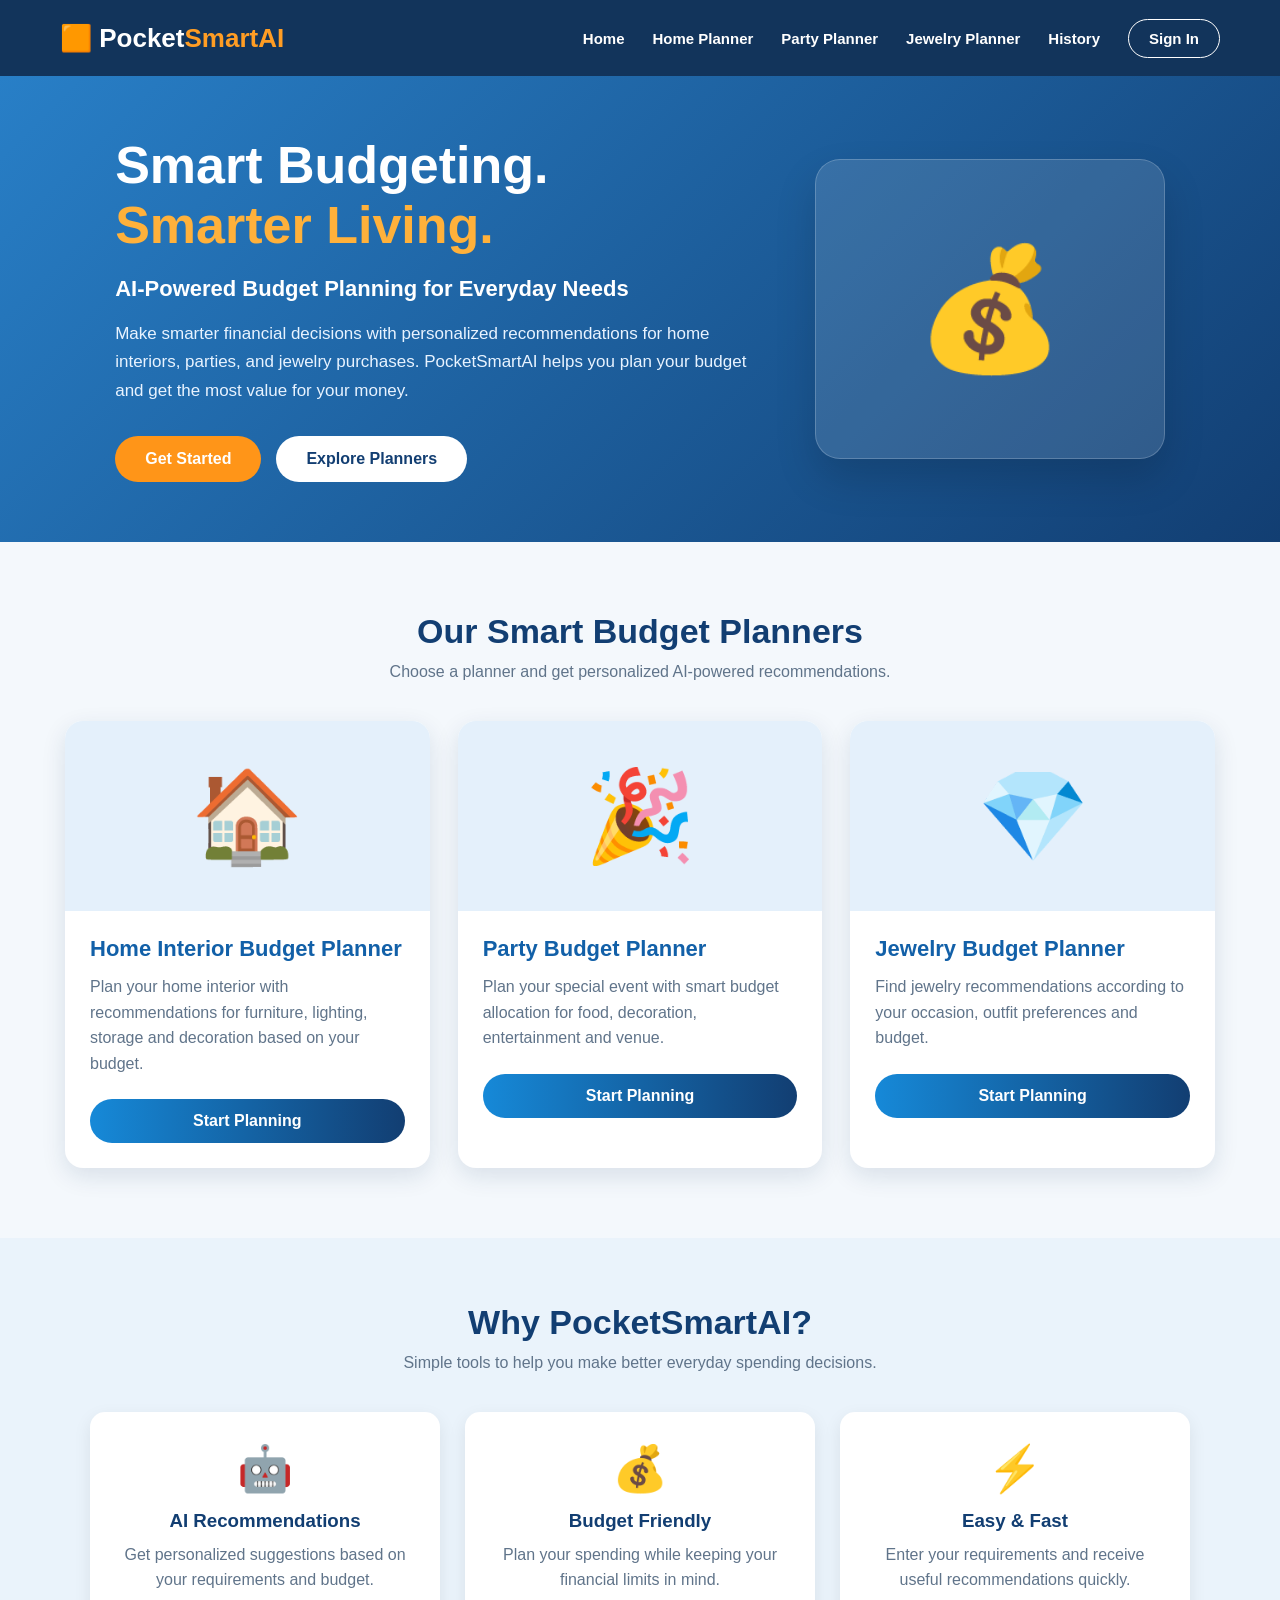
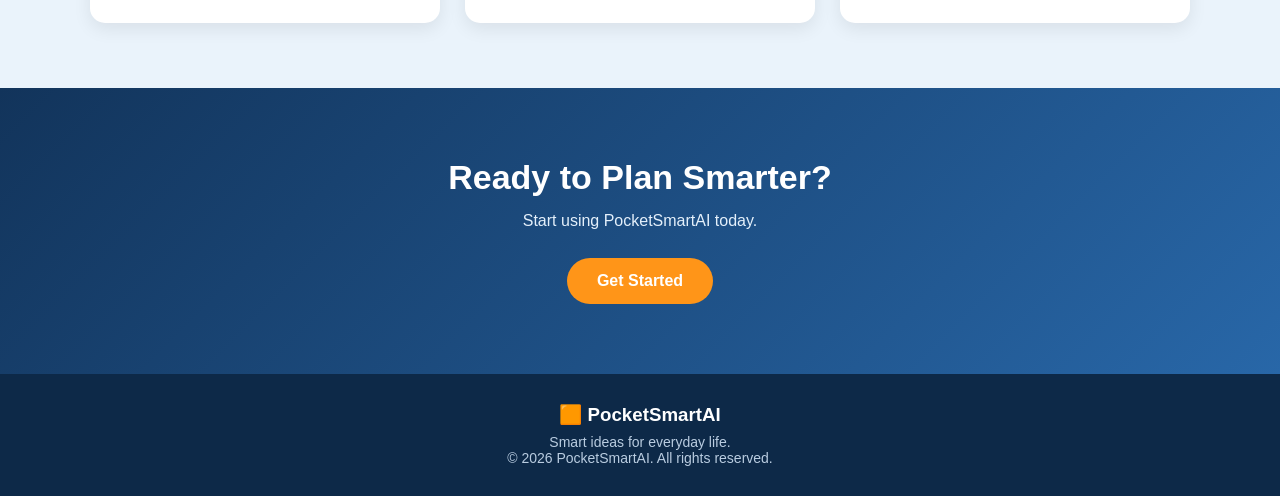
<file: PocketSmartAI/app/templates/index.html>
<!DOCTYPE html>
<html lang="en">
<head>
    <meta charset="UTF-8">
    <meta name="viewport" content="width=device-width, initial-scale=1.0">

    <title>PocketSmartAI</title>

    <style>
        * {
            margin: 0;
            padding: 0;
            box-sizing: border-box;
        }

        body {
            font-family: Arial, Helvetica, sans-serif;
            background: #f4f8fc;
            color: #17365d;
        }

        /* ================= NAVBAR ================= */

        nav {
            height: 76px;
            background: #12345b;

            display: flex;
            align-items: center;
            justify-content: space-between;

            padding: 0 60px;
        }

        .logo {
            color: white;
            font-size: 26px;
            font-weight: bold;
            text-decoration: none;
        }

        .logo span {
            color: #ff9d24;
        }

        .nav-links {
            display: flex;
            align-items: center;
            gap: 28px;
        }

        .nav-links a {
            color: white;
            text-decoration: none;
            font-size: 15px;
            font-weight: 600;
        }

        .nav-links a:hover {
            color: #ff9d24;
        }

        .signin {
            border: 1px solid white;
            padding: 10px 20px;
            border-radius: 22px;
        }

        .signin:hover {
            background: white;
            color: #12345b !important;
        }

        /* ================= HERO ================= */

        .hero {
            background: linear-gradient(
                135deg,
                #287fc7,
                #123e72
            );

            color: white;
            min-height: 430px;

            display: flex;
            align-items: center;
            justify-content: space-between;

            padding: 60px 9%;
            gap: 50px;
        }

        .hero-content {
            max-width: 650px;
        }

        .hero h1 {
            font-size: 52px;
            line-height: 1.15;
            margin-bottom: 20px;
        }

        .hero h1 span {
            color: #ffb13b;
        }

        .hero-subtitle {
            font-size: 22px;
            font-weight: 600;
            margin-bottom: 18px;
        }

        .hero-description {
            font-size: 17px;
            line-height: 1.7;
            color: #e8f3ff;
            margin-bottom: 30px;
        }

        .hero-buttons {
            display: flex;
            gap: 15px;
        }

        .primary-btn {
            display: inline-block;
            background: #ff9518;
            color: white;
            text-decoration: none;
            padding: 14px 30px;
            border-radius: 28px;
            font-weight: bold;
            font-size: 16px;
        }

        .primary-btn:hover {
            background: #e77e00;
        }

        .secondary-btn {
            display: inline-block;
            background: white;
            color: #123e72;
            text-decoration: none;
            padding: 14px 30px;
            border-radius: 28px;
            font-weight: bold;
            font-size: 16px;
        }

        .secondary-btn:hover {
            background: #e9f3ff;
        }

        .hero-visual {
            width: 360px;
            height: 300px;

            background: rgba(255,255,255,0.12);
            border: 1px solid rgba(255,255,255,0.2);

            border-radius: 25px;

            display: flex;
            align-items: center;
            justify-content: center;

            font-size: 120px;

            box-shadow: 0 20px 40px rgba(0,0,0,0.15);
        }

        /* ================= PLANNERS ================= */

        .planners {
            max-width: 1200px;
            margin: 70px auto;
            padding: 0 25px;
        }

        .section-heading {
            text-align: center;
            margin-bottom: 40px;
        }

        .section-heading h2 {
            font-size: 34px;
            color: #123e72;
            margin-bottom: 12px;
        }

        .section-heading p {
            color: #60748a;
            font-size: 16px;
        }

        .planner-grid {
            display: grid;
            grid-template-columns: repeat(3, 1fr);
            gap: 28px;
        }

        .planner-card {
            background: white;
            border-radius: 18px;
            overflow: hidden;

            box-shadow: 0 8px 25px rgba(18,52,91,0.12);

            transition: transform 0.2s ease,
                        box-shadow 0.2s ease;
        }

        .planner-card:hover {
            transform: translateY(-7px);
            box-shadow: 0 15px 35px rgba(18,52,91,0.18);
        }

        .planner-image {
            height: 190px;

            display: flex;
            align-items: center;
            justify-content: center;

            font-size: 90px;

            background: #e4f0fb;
        }

        .planner-content {
            padding: 25px;
        }

        .planner-content h3 {
            font-size: 22px;
            color: #1260a8;
            margin-bottom: 12px;
        }

        .planner-content p {
            color: #60748a;
            line-height: 1.6;
            min-height: 78px;
        }

        .card-btn {
            display: block;
            text-align: center;

            margin-top: 22px;

            padding: 13px;

            background: linear-gradient(
                90deg,
                #1689d8,
                #123e72
            );

            color: white;
            text-decoration: none;

            border-radius: 25px;

            font-weight: bold;
        }

        .card-btn:hover {
            background: #ff9518;
        }

        /* ================= FEATURES ================= */

        .features {
            background: #eaf3fb;
            padding: 65px 25px;
        }

        .feature-grid {
            max-width: 1100px;
            margin: auto;

            display: grid;
            grid-template-columns: repeat(3, 1fr);
            gap: 25px;
        }

        .feature-box {
            background: white;
            padding: 30px;
            text-align: center;
            border-radius: 15px;

            box-shadow: 0 6px 18px rgba(0,0,0,0.08);
        }

        .feature-icon {
            font-size: 45px;
            margin-bottom: 15px;
        }

        .feature-box h3 {
            color: #123e72;
            margin-bottom: 10px;
        }

        .feature-box p {
            color: #60748a;
            line-height: 1.6;
        }

        /* ================= CTA ================= */

        .cta {
            background: linear-gradient(
                135deg,
                #12345b,
                #2867a8
            );

            color: white;
            text-align: center;

            padding: 70px 25px;
        }

        .cta h2 {
            font-size: 34px;
            margin-bottom: 15px;
        }

        .cta p {
            margin-bottom: 28px;
            color: #e4f0fb;
        }

        /* ================= FOOTER ================= */

        footer {
            background: #0d2948;
            color: white;

            text-align: center;

            padding: 30px 20px;
        }

        footer h3 {
            margin-bottom: 8px;
        }

        footer p {
            color: #b9cce0;
            font-size: 14px;
        }

        /* ================= MOBILE ================= */

        @media (max-width: 900px) {

            nav {
                padding: 15px 25px;
                height: auto;
                flex-direction: column;
                gap: 18px;
            }

            .nav-links {
                flex-wrap: wrap;
                justify-content: center;
                gap: 15px;
            }

            .hero {
                flex-direction: column;
                text-align: center;
                padding: 50px 25px;
            }

            .hero h1 {
                font-size: 40px;
            }

            .hero-buttons {
                justify-content: center;
                flex-wrap: wrap;
            }

            .hero-visual {
                width: 280px;
                height: 230px;
                font-size: 90px;
            }

            .planner-grid {
                grid-template-columns: 1fr;
            }

            .feature-grid {
                grid-template-columns: 1fr;
            }
        }
    </style>
</head>

<body>

<!-- ================= NAVBAR ================= -->

<nav>

    <a href="/" class="logo">
        🟧 Pocket<span>SmartAI</span>
    </a>

    <div class="nav-links">

        <a href="/">Home</a>

        <a href="/interior">
            Home Planner
        </a>

        <a href="/party">
            Party Planner
        </a>

        <a href="/jewelry">
            Jewelry Planner
        </a>

        <a href="/history">
            History
        </a>

        <a href="/login" class="signin">
            Sign In
        </a>

    </div>

</nav>


<!-- ================= HERO ================= -->

<section class="hero">

    <div class="hero-content">

        <h1>
            Smart Budgeting.<br>
            <span>Smarter Living.</span>
        </h1>

        <div class="hero-subtitle">
            AI-Powered Budget Planning for Everyday Needs
        </div>

        <p class="hero-description">
            Make smarter financial decisions with personalized
            recommendations for home interiors, parties,
            and jewelry purchases.
            PocketSmartAI helps you plan your budget
            and get the most value for your money.
        </p>

        <div class="hero-buttons">

            <a href="/login" class="primary-btn">
                Get Started
            </a>

            <a href="#planners" class="secondary-btn">
                Explore Planners
            </a>

        </div>

    </div>


    <div class="hero-visual">
        💰
    </div>

</section>


<!-- ================= PLANNERS ================= -->

<section class="planners" id="planners">

    <div class="section-heading">

        <h2>
            Our Smart Budget Planners
        </h2>

        <p>
            Choose a planner and get personalized
            AI-powered recommendations.
        </p>

    </div>


    <div class="planner-grid">


        <!-- HOME -->

        <div class="planner-card">

            <div class="planner-image">
                🏠
            </div>

            <div class="planner-content">

                <h3>
                    Home Interior Budget Planner
                </h3>

                <p>
                    Plan your home interior with
                    recommendations for furniture,
                    lighting, storage and decoration
                    based on your budget.
                </p>

                <a href="/interior" class="card-btn">
                    Start Planning
                </a>

            </div>

        </div>


        <!-- PARTY -->

        <div class="planner-card">

            <div class="planner-image">
                🎉
            </div>

            <div class="planner-content">

                <h3>
                    Party Budget Planner
                </h3>

                <p>
                    Plan your special event with
                    smart budget allocation for food,
                    decoration, entertainment and venue.
                </p>

                <a href="/party" class="card-btn">
                    Start Planning
                </a>

            </div>

        </div>


        <!-- JEWELRY -->

        <div class="planner-card">

            <div class="planner-image">
                💎
            </div>

            <div class="planner-content">

                <h3>
                    Jewelry Budget Planner
                </h3>

                <p>
                    Find jewelry recommendations
                    according to your occasion,
                    outfit preferences and budget.
                </p>

                <a href="/jewelry" class="card-btn">
                    Start Planning
                </a>

            </div>

        </div>

    </div>

</section>


<!-- ================= FEATURES ================= -->

<section class="features">

    <div class="section-heading">

        <h2>
            Why PocketSmartAI?
        </h2>

        <p>
            Simple tools to help you make better
            everyday spending decisions.
        </p>

    </div>


    <div class="feature-grid">


        <div class="feature-box">

            <div class="feature-icon">
                🤖
            </div>

            <h3>
                AI Recommendations
            </h3>

            <p>
                Get personalized suggestions
                based on your requirements and budget.
            </p>

        </div>


        <div class="feature-box">

            <div class="feature-icon">
                💰
            </div>

            <h3>
                Budget Friendly
            </h3>

            <p>
                Plan your spending while keeping
                your financial limits in mind.
            </p>

        </div>


        <div class="feature-box">

            <div class="feature-icon">
                ⚡
            </div>

            <h3>
                Easy & Fast
            </h3>

            <p>
                Enter your requirements and
                receive useful recommendations quickly.
            </p>

        </div>

    </div>

</section>


<!-- ================= CTA ================= -->

<section class="cta">

    <h2>
        Ready to Plan Smarter?
    </h2>

    <p>
        Start using PocketSmartAI today.
    </p>

    <a href="/login" class="primary-btn">
        Get Started
    </a>

</section>


<!-- ================= FOOTER ================= -->

<footer>

    <h3>
        🟧 PocketSmartAI
    </h3>

    <p>
        Smart ideas for everyday life.
    </p>

    <p>
        © 2026 PocketSmartAI. All rights reserved.
    </p>

</footer>


</body>
</html>
</file>
